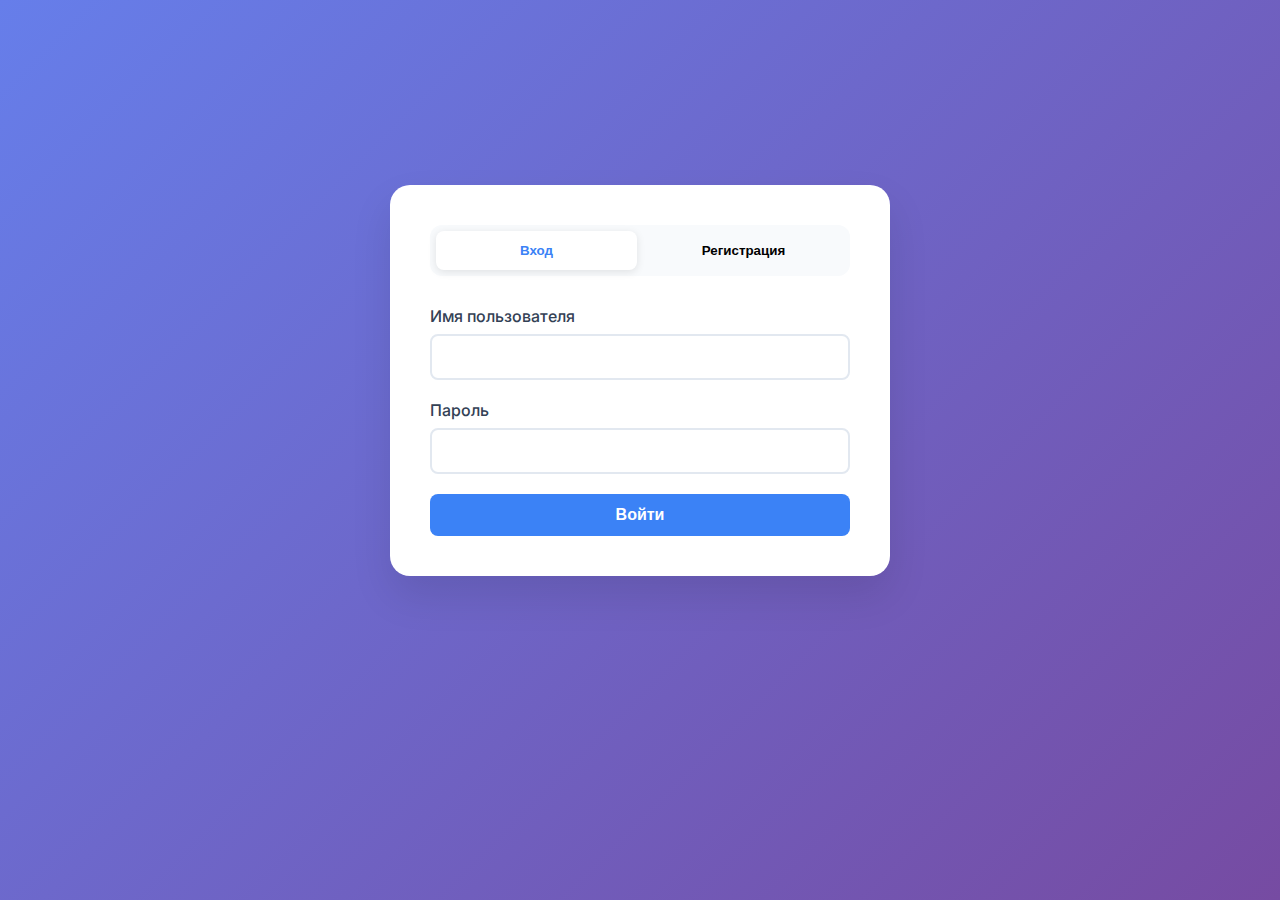
<file: kl/index.html>
<!DOCTYPE html>
<html lang="ru">
<head>
    <meta charset="UTF-8">
    <meta name="viewport" content="width=device-width, initial-scale=1.0">
    <title>MarketPlace - Система управления</title>
    <link rel="stylesheet" href="style.css">
    <link href="https://fonts.googleapis.com/css2?family=Inter:wght@400;500;600;700&display=swap" rel="stylesheet">
</head>
<body>
    <!-- Header -->
    <header class="header hidden" id="header">
        <div class="logo">🛍️ MarketPlace</div>
        <nav class="nav">
            <button class="nav-btn active" onclick="showSection('dashboard')">Главная</button>
            <button class="nav-btn" onclick="showSection('products')">Товары</button>
            <button class="nav-btn" onclick="showSection('purchases')">Мои покупки</button>
            <button class="nav-btn" onclick="showSection('profile')">Профиль</button>
            <button class="nav-btn" id="adminBtn" onclick="showSection('admin')" style="display: none;">Админ-панель</button>
        </nav>
        <div class="user-info">
            <span id="userWelcome"></span>
            <span class="role-badge" id="userRole"></span>
            <button class="btn" onclick="logout()">Выйти</button>
        </div>
    </header>

    <!-- Auth Section -->
    <div class="container" id="authContainer">
        <div class="auth-container">
            <div class="auth-box">
                <div class="auth-toggle">
                    <button class="toggle-btn active" onclick="showAuthForm('login')">Вход</button>
                    <button class="toggle-btn" onclick="showAuthForm('register')">Регистрация</button>
                </div>

                <!-- Login Form -->
                <form id="loginForm" onsubmit="handleLogin(event)">
                    <div class="form-group">
                        <label class="form-label">Имя пользователя</label>
                        <input type="text" class="form-input" id="loginUsername" required>
                    </div>
                    <div class="form-group">
                        <label class="form-label">Пароль</label>
                        <input type="password" class="form-input" id="loginPassword" required>
                    </div>
                    <button type="submit" class="btn btn-primary">Войти</button>
                </form>

                <!-- Register Form -->
                <form id="registerForm" class="hidden" onsubmit="handleRegister(event)">
                    <div class="form-group">
                        <label class="form-label">Имя пользователя</label>
                        <input type="text" class="form-input" id="regUsername" required>
                    </div>
                    <div class="form-group">
                        <label class="form-label">Полное имя</label>
                        <input type="text" class="form-input" id="regFullName" required>
                    </div>
                    <div class="form-group">
                        <label class="form-label">Пароль</label>
                        <input type="password" class="form-input" id="regPassword" required>
                    </div>
                    <div class="form-group">
                        <label class="form-label">Роль</label>
                        <select class="form-select" id="regRole">
                            <option value="client">Клиент</option>
                            <option value="seller">Продавец</option>
                            
                        </select>
                    </div>
                    <button type="submit" class="btn btn-primary">Зарегистрироваться</button>
                </form>

                <div id="authMessage"></div>
            </div>
        </div>
    </div>

    <!-- Main Dashboard -->
    <div class="container hidden" id="mainContainer">
        <div class="dashboard">
            <!-- Sidebar -->
            <aside class="sidebar">
                <h3>Панель управления</h3>
                <ul class="sidebar-menu">
                    <li><a href="#" class="active" onclick="showSection('dashboard')">📊 Обзор</a></li>
                    <li><a href="#" onclick="showSection('products')">🛒 Товары</a></li>
                    <li><a href="#" onclick="showSection('purchases')">📦 Мои покупки</a></li>
                    <li><a href="#" onclick="showSection('sales')" id="salesMenu" style="display: none;">💰 Мои продажи</a></li>
                    <li><a href="#" onclick="showSection('profile')">👤 Профиль</a></li>
                    <li><a href="#" onclick="showSection('admin')" id="adminMenu" style="display: none;">⚙️ Админ-панель</a></li>
                </ul>
            </aside>

            <!-- Main Content -->
            <main class="main-content">
                <!-- Dashboard Section -->
                <section id="dashboardSection" class="section active">
                    <h2>Добро пожаловать, <span id="dashboardUsername"></span>!</h2>
                    <div class="profile-card">
                        <h3>Ваша статистика</h3>
                        <div class="profile-info">
                            <div class="info-item">
                                <span>Роль:</span>
                                <span id="statRole"></span>
                            </div>
                            <div class="info-item">
                                <span>Всего покупок:</span>
                                <span id="statPurchases">0</span>
                            </div>
                            <div class="info-item">
                                <span>Всего продаж:</span>
                                <span id="statSales">0</span>
                            </div>
                            <div class="info-item">
                                <span>Баланс:</span>
                                <span id="statBalance">0 ₽</span>
                            </div>
                        </div>
                    </div>
                </section>

                <!-- Products Section -->
                <section id="productsSection" class="section">
                    <h2>Каталог товаров</h2>
                    <button class="btn btn-primary" id="addProductBtn" style="display: none;" onclick="showAddProductForm()">Добавить товар</button>
                    <div class="products-grid" id="productsGrid"></div>
                </section>

                <!-- Purchases Section -->
                <section id="purchasesSection" class="section">
                    <h2>История покупок</h2>
                    <div class="purchase-history" id="purchaseHistory"></div>
                </section>

                <!-- Profile Section -->
                <section id="profileSection" class="section">
                    <h2>Личный кабинет</h2>
                    <div class="profile-card">
                        <h3>Личные данные</h3>
                        <div class="profile-info">
                            <div class="info-item">
                                <span>Имя пользователя:</span>
                                <span id="profileUsername"></span>
                            </div>
                            <div class="info-item">
                                <span>Полное имя:</span>
                                <span id="profileFullName"></span>
                            </div>
                            <div class="info-item">
                                <span>Роль:</span>
                                <span id="profileRole"></span>
                            </div>
                            <div class="info-item">
                                <span>Дата регистрации:</span>
                                <span id="profileRegDate"></span>
                            </div>
                        </div>
                    </div>
                </section>

                <!-- Admin Section -->
                <section id="adminSection" class="section">
                    <h2>Административная панель</h2>
                    <div class="admin-stats">
                        <div class="stat-card">
                            <div class="stat-number" id="totalUsers">0</div>
                            <div>Пользователей</div>
                        </div>
                        <div class="stat-card">
                            <div class="stat-number" id="totalProducts">0</div>
                            <div>Товаров</div>
                        </div>
                        <div class="stat-card">
                            <div class="stat-number" id="totalPurchases">0</div>
                            <div>Покупок</div>
                        </div>
                    </div>

                    <h3>Управление пользователями</h3>
                    <table class="users-table">
                        <thead>
                            <tr>
                                <th>ID</th>
                                <th>Имя пользователя</th>
                                <th>Полное имя</th>
                                <th>Роль</th>
                                <th>Дата регистрации</th>
                                <th>Действия</th>
                            </tr>
                        </thead>
                        <tbody id="usersTable"></tbody>
                    </table>
                </section>
            </main>
        </div>
    </div>

    <script src="script.js"></script>
</body>
</html>
</file>
<file: kl/style.css>
* {
    margin: 0;
    padding: 0;
    box-sizing: border-box;
}

:root {
    --primary: #3b82f6;
    --primary-dark: #2563eb;
    --secondary: #8b5cf6;
    --success: #10b981;
    --error: #ef4444;
    --warning: #f59e0b;
    --client: #06b6d4;
    --seller: #f59e0b;
    --admin: #ef4444;
    --gray-100: #f8fafc;
    --gray-200: #e2e8f0;
    --gray-500: #64748b;
    --gray-700: #334155;
    --gray-900: #0f172a;
}

body {
    font-family: 'Inter', 'Segoe UI', sans-serif;
    background: linear-gradient(135deg, #667eea 0%, #764ba2 100%);
    min-height: 100vh;
    color: var(--gray-900);
}

.container {
    max-width: 1200px;
    margin: 0 auto;
    padding: 20px;
}

/* Header */
.header {
    background: white;
    border-radius: 15px;
    padding: 20px;
    margin-bottom: 20px;
    box-shadow: 0 4px 6px -1px rgba(0, 0, 0, 0.1);
    display: flex;
    justify-content: space-between;
    align-items: center;
}

.logo {
    font-size: 1.8rem;
    font-weight: 700;
    color: var(--primary);
}

.nav {
    display: flex;
    gap: 15px;
}

.nav-btn {
    padding: 10px 20px;
    border: none;
    border-radius: 8px;
    background: var(--gray-100);
    color: var(--gray-700);
    cursor: pointer;
    font-weight: 500;
    transition: all 0.3s ease;
}

.nav-btn:hover {
    background: var(--primary);
    color: white;
}

.nav-btn.active {
    background: var(--primary);
    color: white;
}

.user-info {
    display: flex;
    align-items: center;
    gap: 10px;
}

.role-badge {
    padding: 4px 12px;
    border-radius: 20px;
    font-size: 12px;
    font-weight: 600;
    text-transform: uppercase;
}

.role-client { background: var(--client); color: white; }
.role-seller { background: var(--seller); color: white; }
.role-admin { background: var(--admin); color: white; }

/* Auth Forms */
.auth-container {
    display: flex;
    justify-content: center;
    align-items: center;
    min-height: 80vh;
}

.auth-box {
    background: white;
    border-radius: 20px;
    padding: 40px;
    box-shadow: 0 20px 40px rgba(0, 0, 0, 0.1);
    width: 100%;
    max-width: 500px;
}

.auth-toggle {
    display: flex;
    margin-bottom: 30px;
    background: var(--gray-100);
    border-radius: 12px;
    padding: 6px;
    gap: 6px;
}

.toggle-btn {
    flex: 1;
    padding: 12px;
    border: none;
    border-radius: 8px;
    background: none;
    cursor: pointer;
    font-weight: 600;
    transition: all 0.3s ease;
}

.toggle-btn.active {
    background: white;
    color: var(--primary);
    box-shadow: 0 2px 8px rgba(0, 0, 0, 0.1);
}

.form-group {
    margin-bottom: 20px;
}

.form-label {
    display: block;
    margin-bottom: 8px;
    font-weight: 500;
    color: var(--gray-700);
}

.form-input, .form-select {
    width: 100%;
    padding: 12px;
    border: 2px solid var(--gray-200);
    border-radius: 8px;
    font-size: 16px;
    transition: border-color 0.3s ease;
}

.form-input:focus, .form-select:focus {
    outline: none;
    border-color: var(--primary);
}

.btn {
    padding: 12px 24px;
    border: none;
    border-radius: 8px;
    font-size: 16px;
    font-weight: 600;
    cursor: pointer;
    transition: all 0.3s ease;
}

.btn-primary {
    background: var(--primary);
    color: white;
    width: 100%;
}

.btn-primary:hover {
    background: var(--primary-dark);
    transform: translateY(-2px);
}

/* Dashboard */
.dashboard {
    display: grid;
    grid-template-columns: 300px 1fr;
    gap: 20px;
}

.sidebar {
    background: white;
    border-radius: 15px;
    padding: 20px;
    box-shadow: 0 4px 6px -1px rgba(0, 0, 0, 0.1);
}

.sidebar-menu {
    list-style: none;
}

.sidebar-menu li {
    margin-bottom: 10px;
}

.sidebar-menu a {
    display: block;
    padding: 12px;
    border-radius: 8px;
    text-decoration: none;
    color: var(--gray-700);
    transition: all 0.3s ease;
}

.sidebar-menu a:hover, .sidebar-menu a.active {
    background: var(--primary);
    color: white;
}

.main-content {
    background: white;
    border-radius: 15px;
    padding: 30px;
    box-shadow: 0 4px 6px -1px rgba(0, 0, 0, 0.1);
}

.section {
    display: none;
}

.section.active {
    display: block;
}

/* Profile */
.profile-card {
    background: var(--gray-100);
    border-radius: 12px;
    padding: 30px;
    margin-bottom: 20px;
}

.profile-info {
    display: grid;
    grid-template-columns: repeat(auto-fit, minmax(250px, 1fr));
    gap: 20px;
}

.info-item {
    display: flex;
    justify-content: space-between;
    padding: 10px 0;
    border-bottom: 1px solid var(--gray-200);
}

/* Products */
.products-grid {
    display: grid;
    grid-template-columns: repeat(auto-fill, minmax(280px, 1fr));
    gap: 20px;
    margin-top: 20px;
}

.product-card {
    background: white;
    border: 1px solid var(--gray-200);
    border-radius: 12px;
    padding: 20px;
    transition: all 0.3s ease;
}

.product-card:hover {
    transform: translateY(-5px);
    box-shadow: 0 10px 25px rgba(0, 0, 0, 0.1);
}

.product-price {
    font-size: 1.5rem;
    font-weight: 700;
    color: var(--primary);
    margin: 10px 0;
}

/* Purchase History */
.purchase-history {
    margin-top: 20px;
}

.purchase-item {
    background: var(--gray-100);
    border-radius: 8px;
    padding: 20px;
    margin-bottom: 15px;
    display: flex;
    justify-content: space-between;
    align-items: center;
}

.purchase-info {
    display: flex;
    gap: 20px;
}

.purchase-status {
    padding: 6px 12px;
    border-radius: 20px;
    font-size: 12px;
    font-weight: 600;
}

.status-completed { background: var(--success); color: white; }
.status-pending { background: var(--warning); color: white; }
.status-cancelled { background: var(--error); color: white; }

/* Admin Panel */
.admin-stats {
    display: grid;
    grid-template-columns: repeat(auto-fit, minmax(200px, 1fr));
    gap: 20px;
    margin-bottom: 30px;
}

.stat-card {
    background: white;
    border-radius: 12px;
    padding: 20px;
    text-align: center;
    box-shadow: 0 4px 6px -1px rgba(0, 0, 0, 0.1);
}

.stat-number {
    font-size: 2rem;
    font-weight: 700;
    color: var(--primary);
}

.users-table {
    width: 100%;
    border-collapse: collapse;
    margin-top: 20px;
}

.users-table th,
.users-table td {
    padding: 12px;
    text-align: left;
    border-bottom: 1px solid var(--gray-200);
}

.users-table th {
    background: var(--gray-100);
    font-weight: 600;
}

/* Messages */
.message {
    padding: 15px;
    border-radius: 8px;
    margin-bottom: 20px;
    text-align: center;
}

.success { background: #d1fae5; color: #065f46; border: 1px solid #a7f3d0; }
.error { background: #fee2e2; color: #991b1b; border: 1px solid #fecaca; }

.hidden {
    display: none;
}
</file>
